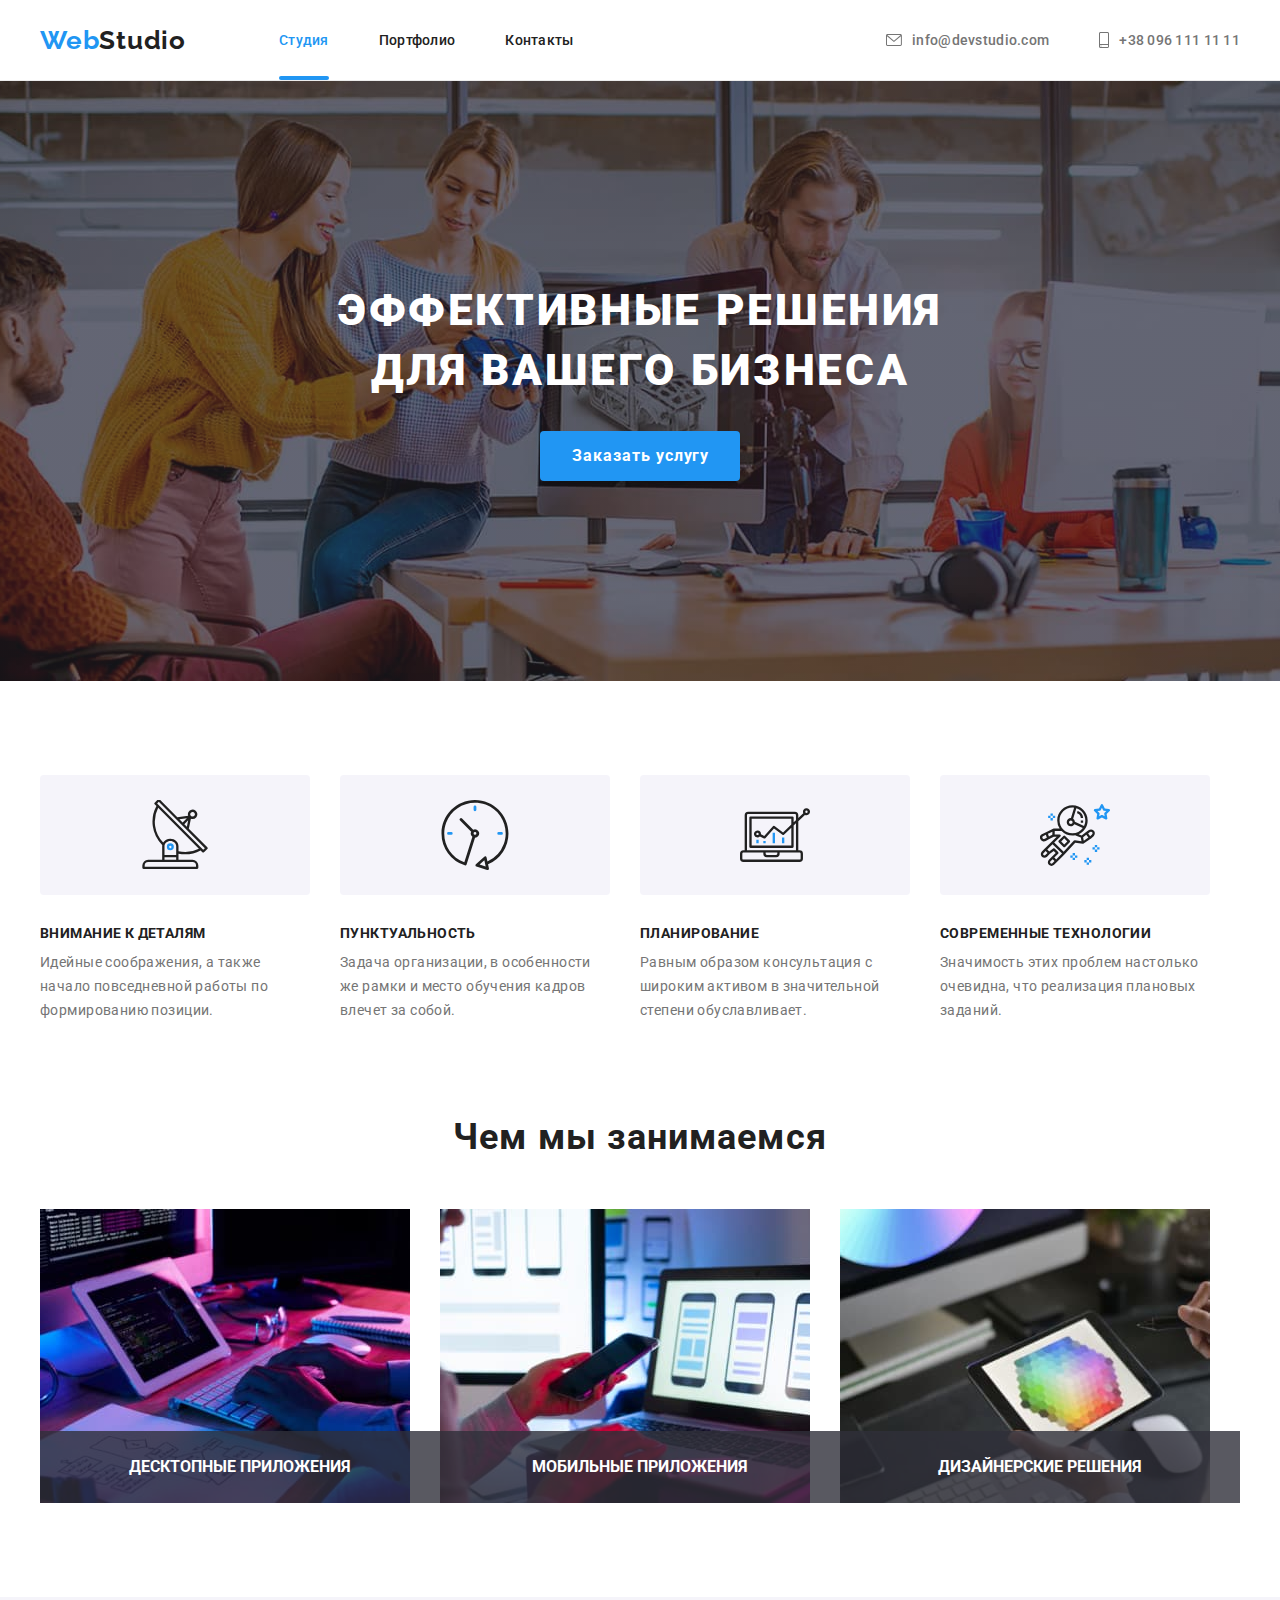
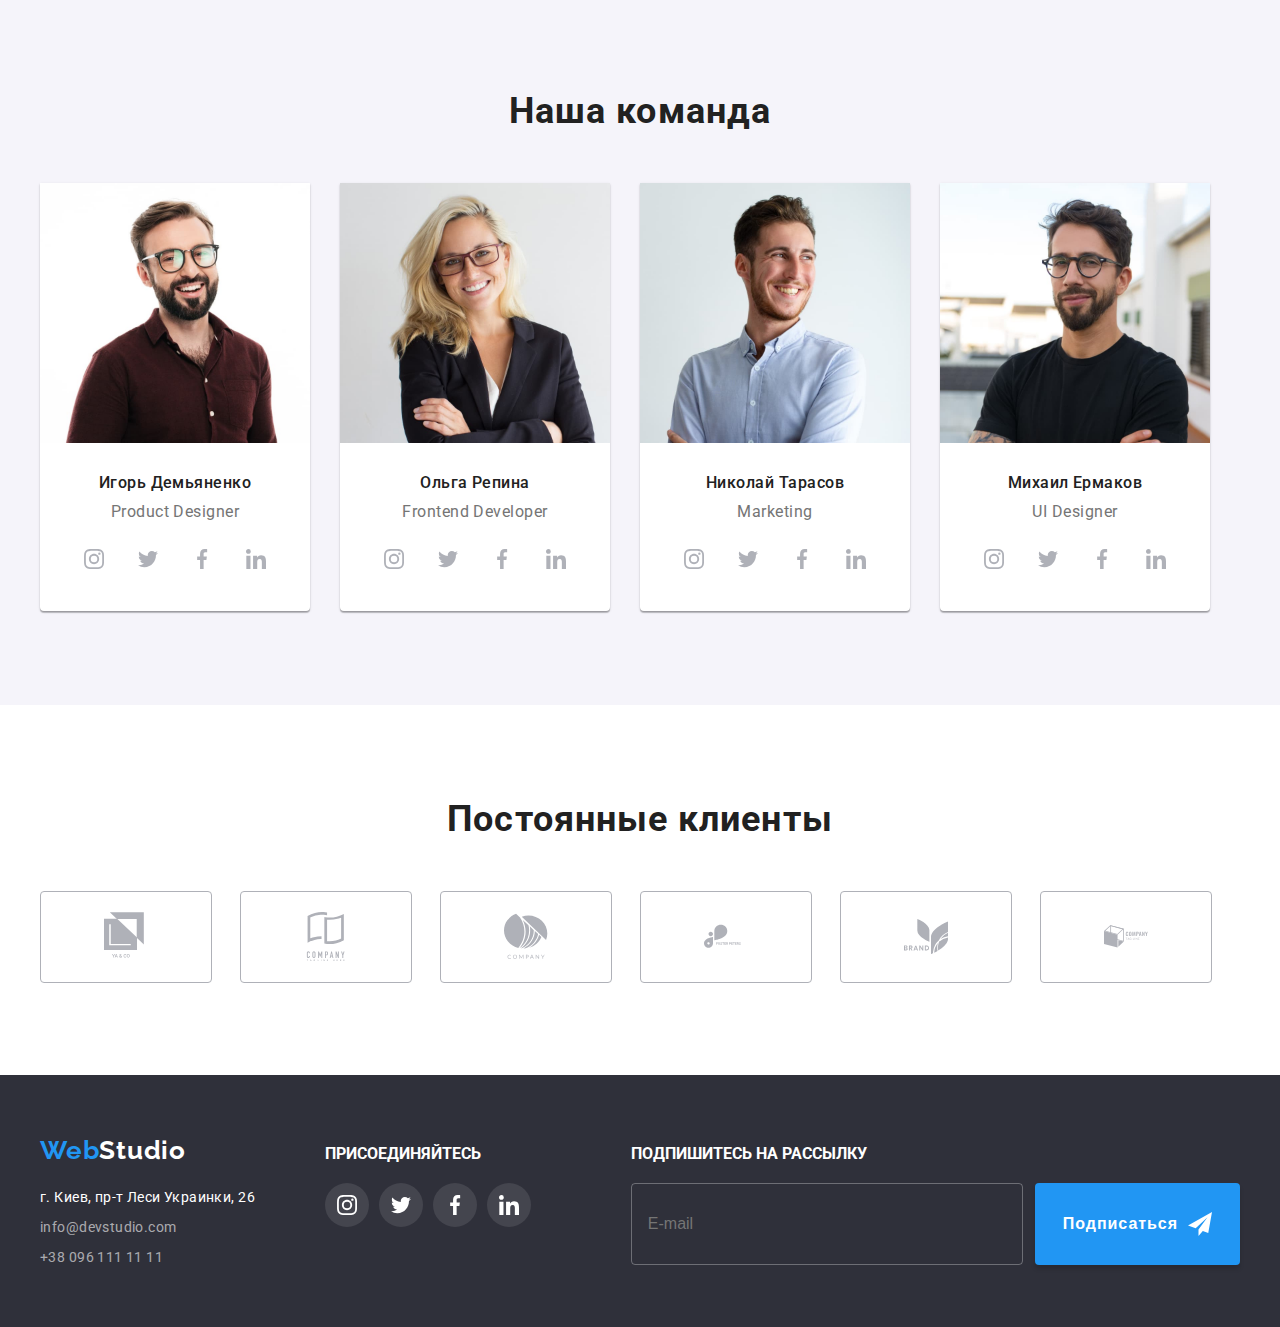
<file: index.html>
<!DOCTYPE html>
<html lang="ru">
<head>
    <meta charset="UTF-8">
    <meta name="viewport" content="width=device-width, initial-scale=1.0">
    <title>Студия</title>     
    
    
    <link rel="preconnect" href="https://fonts.gstatic.com">
    <link href="https://fonts.googleapis.com/css2?family=Raleway:wght@700&family=Roboto:wght@400;500;700;900&display=swap"
        rel="stylesheet">
        <link rel="stylesheet" href="https://cdnjs.cloudflare.com/ajax/libs/modern-normalize/1.0.0/modern-normalize.min.css"
            integrity="sha512-ISS7cAi1PEhQ8jnbJpJZMd29NlhNj4AWYyLOSp2CE/CsHxTCu+r+t0D2yoJudVrd0/8fTVPUVDzY5Tvli75u/g=="
            crossorigin="anonymous" />
    <link rel="stylesheet" href="./styles.css" />
</head>
<body>
    <!-- HEADER -->
    <header class="header"> 
        <div class="conteiner main-nav">
        <nav class="navigation">
            <a class="logotype" href="./index.html"  lang="en">
                <span class="logo-part-one">Web</span>Studio
            </a>        
            <ul class="navigation-list item">
                <li class="navigation-list-item">
                    <a class="navigation-list-link current" href="./index.html">Студия</a>        
                </li>
                <li class="navigation-list-item">
                    <a class="navigation-list-link" href="./portfolio.html">Портфолио</a>
                </li> 
                <li class="navigation-list-item">
                    <a class="navigation-list-link" href="#">Контакты</a>
                </li>
            </ul>
        </nav>
        <ul class="contact-header-list item">
           <li class="contact-header-item">
               <a class="link-header" href="mailto:info@devstudio.com">
                   <svg class="heder-icon" width="16" height="12">
                       <use href="./img/symbol-defs.svg#icon-mail"></use>                        
                   </svg>
                info@devstudio.com
               </a>
           </li>
           <li class="contact-header-item">    
                <a class="link-header" href="tel:+380961111111">
                    <svg class="heder-icon" width="10" height="16">
                        <use href="./img/symbol-defs.svg#icon-smartphone"></use>
                    </svg>
                    +38 096 111 11 11
                </a>
           </li> 
        </ul>   
    </div>   
    </header>
    <main>

        <!-- HERO -->
        <section class="hero">
            <div class="conteiner">
            <h1 class="hero-title">Эффективные решения для вашего бизнеса</h1>
            <button data-modal-open class="modal-btn" type="button">Заказать услугу</button>
            </div>
        </section>


        <!-- BENEFITS -->
        <section class="benefits">
            <div class="conteiner">
            <h2 class="visually-hidden" >Приемущества</h2>
            <ul class="benefits-list">
                <li class="benefits-list-item antenna">
                    <h3 class="benefits-title">Внимание к деталям</h3>
                    <p class="benefits-description">Идейные соображения, а также начало повседневной работы по формированию позиции.</p>                    
                </li>
                <li class="benefits-list-item clock">
                    <h3 class="benefits-title">Пунктуальность</h3>
                    <p class="benefits-description">Задача организации, в особенности же рамки и место обучения кадров влечет за собой.</p>                    
                </li>
                <li class="benefits-list-item diagram">
                    <h3 class="benefits-title">Планирование</h3>
                    <p class="benefits-description">Равным образом консультация с широким активом в значительной степени обуславливает.</p>                    
                </li>
                <li class="benefits-list-item astronaut">
                    <h3 class="benefits-title">Современные технологии</h3>
                    <p class="benefits-description">Значимость этих проблем настолько очевидна, что реализация плановых заданий.</p>                    
                </li>
            </ul>
            </div>
        </section>

        <!-- ABOUT US -->
        <section class="about">
            <div class="conteiner">
            <h2 class="title">Чем мы занимаемся</h2>
            <ul class="about-list">
                <li class="about-list-item">
                    <img class="about-img" src="img/box_1.jpg" alt="разработчик пишет код" width="370" height="294">
                    <div class="about-subtitle">                    
                        <p class="about-us-overlay">Десктопные приложения</p>
                    </div>
                </li>
                <li class="about-list-item">
                    <img class="about-img" src="img/box_2.jpg" alt="работник оптимизирует приложение для смартфонов" width="370" height="294">
                    <div class="about-subtitle">
                        <p class="about-us-overlay">Мобильные приложения</p>
                    </div>
                </li>
                <li class="about-list-item">
                    <img class="about-img" src="img/box_3.jpg" alt="дизайнер выбырает цвет" width="370" height="294">
                    <div class="about-subtitle">                   
                        <p class="about-us-overlay">Дизайнерские решения</p>
                    </div>
                </li>
            </ul>
            </div>
        </section>

        <!-- TEAM -->
        <section class="team">
            <div class="conteiner">
            <h2 class="title">Наша команда</h2>
            <ul class="team-list">
                <li class="team-list-card">
                    <img class="team-img" src="img/team_card_1.jpg" alt="" width="270" height="260">
                    <div class="team-card-text">
                    <h3 class="team-subtitle">Игорь Демьяненко</h3>
                    <p class="team-description">Product Designer</p>
                    <ul class="social-list item"> 
                        <li class="social-list-item">
                            <a class="social-list-link" href="">
                               <svg class="social-link-ikon" height='20' width='20'>
                                   <use href="./img/symbol-defs.svg#icon-instagram"></use>
                               </svg> 
                            </a>                            
                        </li>
                        <li class="social-list-item">
                            <a class="social-list-link" href="#">
                                <svg class="social-link-ikon" height='20' width='20'>
                                    <use href="./img/symbol-defs.svg#icon-twitter"></use>
                                </svg>
                            </a>
                        </li>
                        <li class="social-list-item">
                            <a class="social-list-link" href="#">
                                <svg class="social-link-ikon" height='20' width='20'>
                                    <use href="./img/symbol-defs.svg#icon-facebook"></use>
                                </svg>
                            </a>
                        </li>
                        <li class="social-list-item">
                            <a class="social-list-link" href="#">
                                <svg class="social-link-ikon" height='20' width='20'>
                                    <use href="./img/symbol-defs.svg#icon-linkedin"></use>
                                </svg>
                            </a>
                        </li>
                    </ul>
                </div>
                </li>
                <li class="team-list-card">                    
                    <img class="team-img" src="img/team_card_2.jpg" alt="" width="270" height="260">
                    <div class="team-card-text">
                    <h3 class="team-subtitle">Ольга Репина</h3>
                    <p  class="team-description">Frontend Developer</p>
                    <ul class="social-list item">
                        <li class="social-list-item">
                            <a class="social-list-link" href="">
                                <svg class="social-link-ikon" height='20' width='20'>
                                    <use href="./img/symbol-defs.svg#icon-instagram"></use>
                                </svg>
                            </a>
                        </li>
                        <li class="social-list-item">
                            <a class="social-list-link" href="#">
                                <svg class="social-link-ikon" height='20' width='20'>
                                    <use href="./img/symbol-defs.svg#icon-twitter"></use>
                                </svg>
                            </a>
                        </li>
                        <li class="social-list-item">
                            <a class="social-list-link" href="#">
                                <svg class="social-link-ikon" height='20' width='20'>
                                    <use href="./img/symbol-defs.svg#icon-facebook"></use>
                                </svg>
                            </a>
                        </li>
                        <li class="social-list-item">
                            <a class="social-list-link" href="#">
                                <svg class="social-link-ikon" height='20' width='20'>
                                    <use href="./img/symbol-defs.svg#icon-linkedin"></use>
                                </svg>
                            </a>
                        </li>
                    </ul>
                </div>
                </li>
                <li class="team-list-card">                    
                    <img class="team-img" src="img/team_card_3.jpg" alt="" width="270" height="260">
                    <div class="team-card-text">
                    <h3 class="team-subtitle">Николай Тарасов</h3>
                    <p  class="team-description">Marketing</p>
                    <ul class="social-list item">
                        <li class="social-list-item">
                            <a class="social-list-link" href="">
                                <svg class="social-link-ikon" height='20' width='20'>
                                    <use href="./img/symbol-defs.svg#icon-instagram"></use>
                                </svg>
                            </a>
                        </li>
                        <li class="social-list-item">
                            <a class="social-list-link" href="#">
                                <svg class="social-link-ikon" height='20' width='20'>
                                    <use href="./img/symbol-defs.svg#icon-twitter"></use>
                                </svg>
                            </a>
                        </li>
                        <li class="social-list-item">
                            <a class="social-list-link" href="#">
                                <svg class="social-link-ikon" height='20' width='20'>
                                    <use href="./img/symbol-defs.svg#icon-facebook"></use>
                                </svg>
                            </a>
                        </li>
                        <li class="social-list-item">
                            <a class="social-list-link" href="#">
                                <svg class="social-link-ikon" height='20' width='20'>
                                    <use href="./img/symbol-defs.svg#icon-linkedin"></use>
                                </svg>
                            </a>
                        </li>
                    </ul>
                </div>
                </li>
                <li class="team-list-card">
                    <img class="team-img" src="img/team_card_4.jpg" alt="" width="270" height="260">
                    <div class="team-card-text">
                    <h3 class="team-subtitle">Михаил Ермаков</h3>
                    <p class="team-description">UI Designer</p>
                    <ul class="social-list item">
                        <li class="social-list-item">
                            <a class="social-list-link" href="">
                                <svg class="social-link-ikon" height='20' width='20'>
                                    <use href="./img/symbol-defs.svg#icon-instagram"></use>
                                </svg>
                            </a>
                        </li>
                        <li class="social-list-item">
                            <a class="social-list-link" href="#">
                                <svg class="social-link-ikon" height='20' width='20'>
                                    <use href="./img/symbol-defs.svg#icon-twitter"></use>
                                </svg>
                            </a>
                        </li>
                        <li class="social-list-item">
                            <a class="social-list-link" href="#">
                                <svg class="social-link-ikon" height='20' width='20'>
                                    <use href="./img/symbol-defs.svg#icon-facebook"></use>
                                </svg>
                            </a>
                        </li>
                        <li class="social-list-item">
                            <a class="social-list-link" href="#">
                                <svg class="social-link-ikon" height='20' width='20'>
                                    <use href="./img/symbol-defs.svg#icon-linkedin"></use>
                                </svg>
                            </a>
                        </li>
                    </ul>
                </div>
                </li>
            </ul>
            </div>
        </section>
        <section class="client">
            <div class="conteiner">
                <h2 class="title">Постоянные клиенты</h2>
                <ul class="client-list item">
                    <li class="client-list-item">
                        <a class="client-link" href="#">
                            <svg class="client-icon" width='44' height='49'>
                                <use href="./img/symbol-defs.svg#icon-logo1"></use>
                            </svg>
                        </a>
                    </li>
                    <li class="client-list-item">
                        <a class="client-link" href="#">
                            <svg class="client-icon" width='44' height='49'>
                                <use href="./img/symbol-defs.svg#icon-logo2"></use>
                            </svg>
                        </a>
                    </li>
                    <li class="client-list-item">
                        <a class="client-link" href="#">
                            <svg class="client-icon" width='44' height='49'>
                                <use href="./img/symbol-defs.svg#icon-logo3"></use>
                            </svg>
                        </a>
                    </li>
                    <li class="client-list-item">
                        <a class="client-link" href="#">
                            <svg class="client-icon" width='44' height='49'>
                                <use href="./img/symbol-defs.svg#icon-logo4"></use>
                            </svg>
                        </a>
                    </li>
                    <li class="client-list-item">
                        <a class="client-link" href="#">
                            <svg class="client-icon" width='44' height='49'>
                                <use href="./img/symbol-defs.svg#icon-logo5"></use>
                            </svg>
                        </a>
                    </li>
                    <li class="client-list-item">
                        <a class="client-link" href="#">
                            <svg class="client-icon" width='44' height='49'>
                                <use href="./img/symbol-defs.svg#icon-logo6"></use>
                            </svg>
                        </a>
                    </li>
                </ul>
            </div>
        </section>
    </main>

    <!-- FOOTER -->
    <footer class="footer">
        <div class="conteiner footer-content">
            <div class="footer-address">
        <a class="logotype-footer" href="./index.html" lang="en">
            <span class="logo-part-one">Web</span>Studio
        </a>
        <address class="contacs">
            <ul class="contact-footer-list item">                
                <li class="contact-footer-item">
                    <a class="map-link-footer" href="https://goo.gl/maps/ABbswX1ivT6hStLS6">г. Киев, пр-т Леси Украинки, 26</a>
                </li>
                <li class="contact-footer-item">
                    <a class="mail-link-footer" href="mailto:info@devstudio.com">info@devstudio.com</a>
                </li>
                <li class="contact-footer-item">
                    <a class="phone-link-footer" href="tel:+380961111111">+38 096 111 11 11</a>
                </li>
            </ul>
        </address>
        </div>
        <div class="footer-social">
            <p class="footer-social-title">Присоединяйтесь</p>
            <ul class="footer-cocial-list item">
                <li class="footer-list-items">
                    <a class="footer-social-link" href="#">
                        <svg class="footer-social-icon" height='20' width='20'>
                            <use href="./img/symbol-defs.svg#icon-instagram"></use>
                        </svg>
                    </a>
                </li>
                <li class="footer-list-items">
                    <a class="footer-social-link" href="#">
                        <svg class="footer-social-icon" height='20' width='20'>
                            <use href="./img/symbol-defs.svg#icon-twitter"></use>
                        </svg>
                    </a>
                </li>
                <li class="footer-list-items">
                    <a class="footer-social-link" href="#">
                        <svg class="footer-social-icon" height='20' width='20'>
                            <use href="./img/symbol-defs.svg#icon-facebook"></use>
                        </svg>
                    </a>
                </li>
                <li class="footer-list-items">
                    <a class="footer-social-link" href="#">
                        <svg class="footer-social-icon" height='20' width='20'>
                            <use href="./img/symbol-defs.svg#icon-linkedin"></use>
                        </svg>
                    </a>
                </li>
            </ul>
        </div>
        <div class="email-input-box">
            <b class="email-input-title">Подпишитесь на рассылку</b>
            <form class="email-input">
                <input type="email" name="email" class="subscribe-input" placeholder="E-mail" autocomplete="off">
                <button type="submit" class="sub-btn">
                    Подписаться
                    <svg width="24" height="24" class="sub-icon">
                        <use href="./img/symbol-defs.svg#icon_send"></use>
                    </svg>
                </button>
            </form>
        
        </div>
</div>
    </footer>  
    <div class="backdrop is-hidden" data-modal>        
        <div class="modal">
            
            <button type="button" class="close-btn" data-modal-close>
                <svg class="close-icon" width="18" height="18">
                    <use href="./img/symbol-defs.svg#icon-close"></use>
                </svg>
            </button>
            <p class="modal-title">Оставьте свои данные, мы вам перезвоним</p>
            <form class="form">
                <label for="name" class="form-label">Имя</label>
                <div class="form-field">                    
                    <input
                     type="text" 
                     class="form-input" 
                     name="name"
                     id="name">                     
                <svg width="12" height="12" class="modal-icon">
                    <use href="./img/symbol-defs.svg#icon-person"></use>
                </svg>
                </div>
                <label for="phone" class="form-label">Телефон</label>
                <div class="form-field">                   
                    <input 
                    type="tel" 
                    class="form-input" 
                    name="phone" 
                    id="phone" >
                    <svg  width="13" height="13" class="modal-icon">
                        <use href="./img/symbol-defs.svg#icon-phone"></use>
                    </svg>
                </div>
                <label for="mail" class="form-label">Почта</label>
                <div class="form-field">                    
                    <input 
                    type="email"
                    class="form-input" 
                    name="mail" 
                    id="mail">
                    <svg  width="15" height="12" class="modal-icon">
                        <use href="./img/symbol-defs.svg#icon-email"></use>
                    </svg>
                </div>
                <label for="feedback" class="form-label">Комментарий</label>
                <textarea class="coment" name="feedback" id="feedback" placeholder="Введите текст"></textarea>     
                <label class="agree">
                    <input type="checkbox" name="policy" value="yes"  class="checkbox"/>
                    <span class="agree-text">Соглашаюсь с рассылкой и принимаю
                     <a href="#" class="agree-link">Условия договора</a>
                    </span>
                </label>
                <button type="submit" class="submit-btn modal-btn">Отправить</button>
            </form>
    
        </div>
    </div>
    <script src="./js/modal.js"></script>
</body>
</html>
</file>
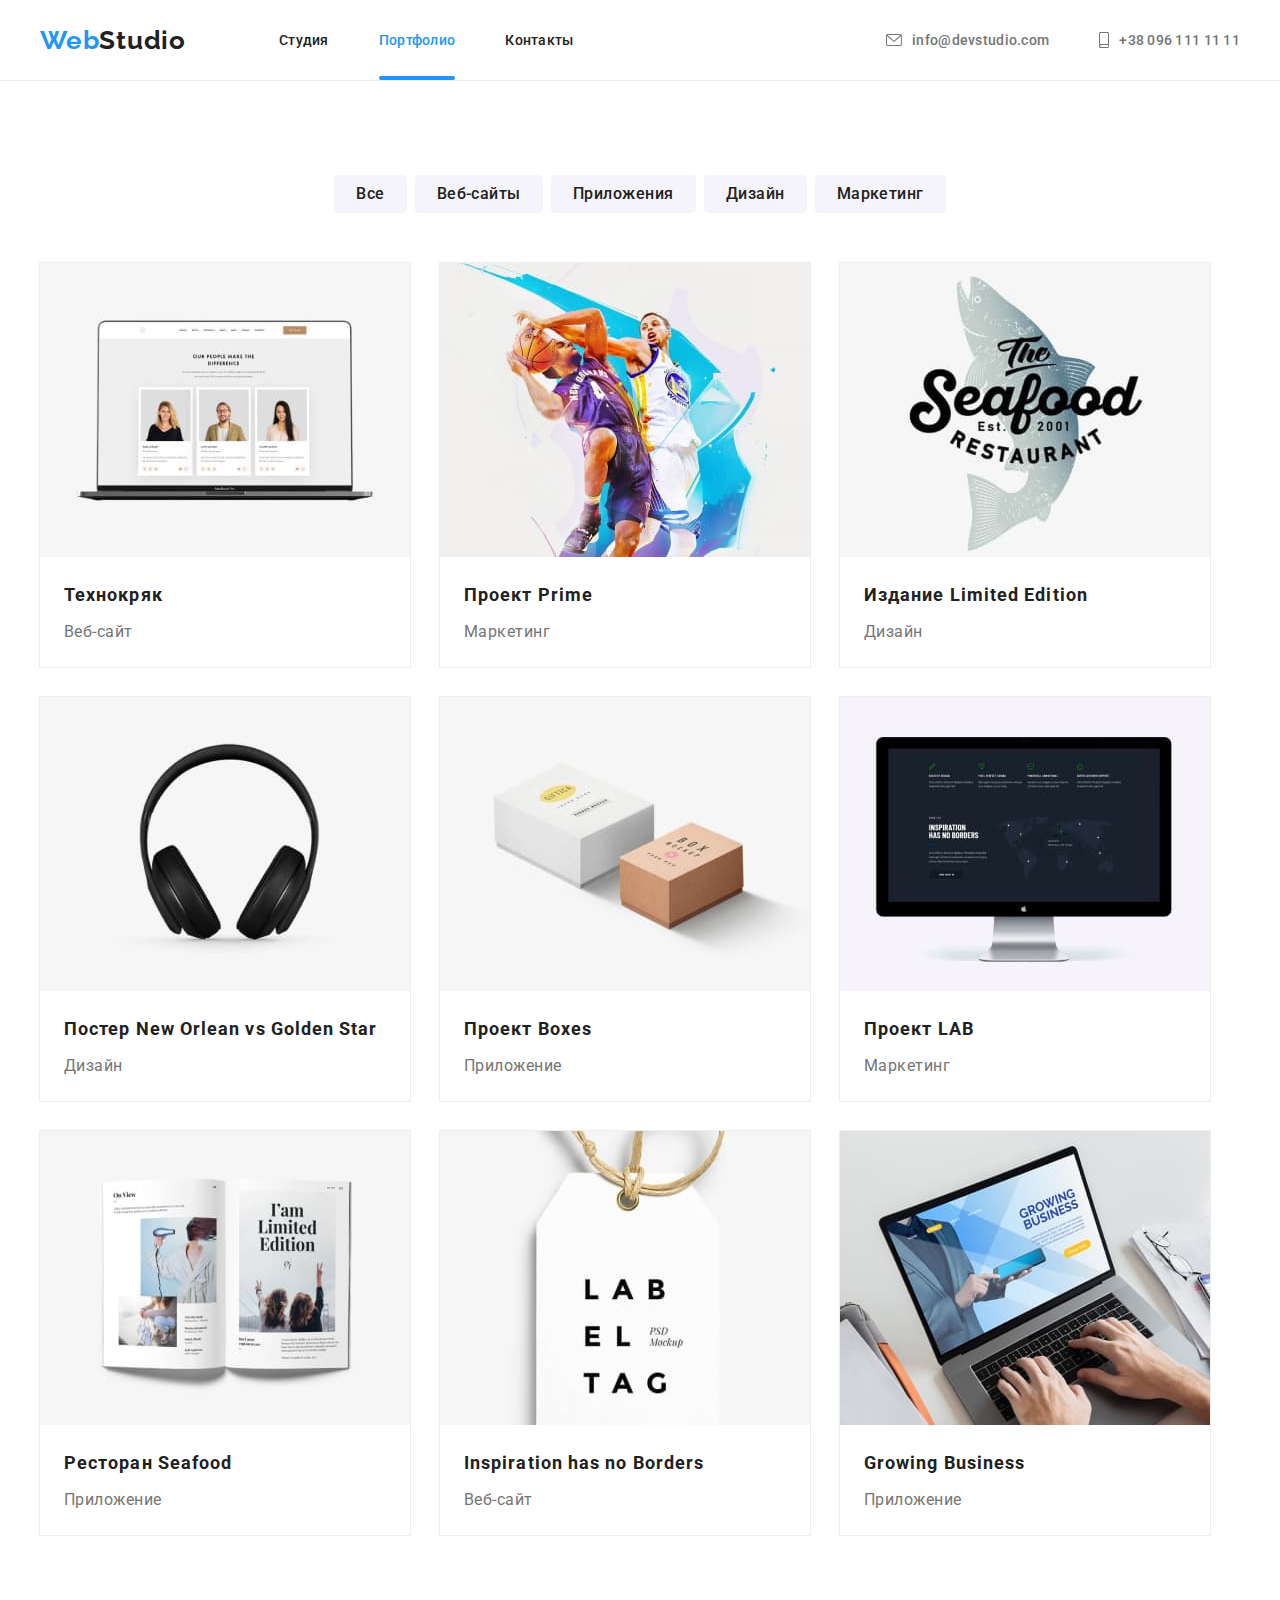
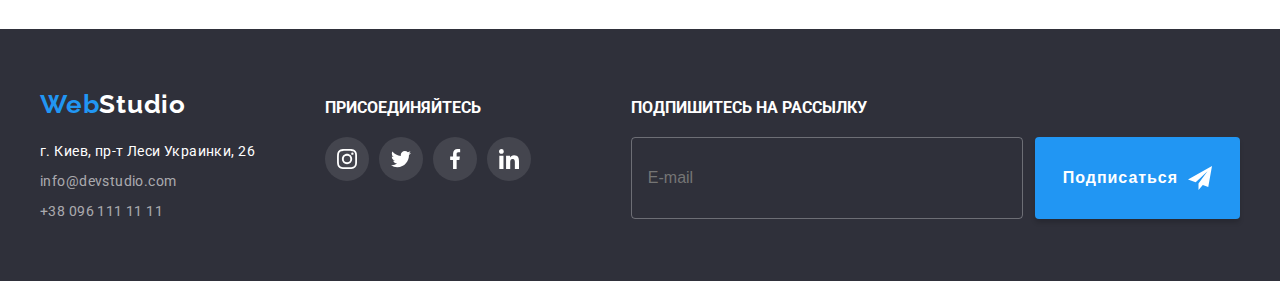
<file: portfolio.html>
<!DOCTYPE html>
<html lang="en">
<head>
    <meta charset="UTF-8">
    <meta name="viewport" content="width=device-width, initial-scale=1.0">
    <title>Портфолио</title>
    <link rel="preconnect" href="https://fonts.gstatic.com">
    <link href="https://fonts.googleapis.com/css2?family=Raleway:wght@700&family=Roboto:wght@400;500;700;900&display=swap"
        rel="stylesheet">
    <link rel="stylesheet" href="https://cdnjs.cloudflare.com/ajax/libs/modern-normalize/1.0.0/modern-normalize.min.css"
        integrity="sha512-ISS7cAi1PEhQ8jnbJpJZMd29NlhNj4AWYyLOSp2CE/CsHxTCu+r+t0D2yoJudVrd0/8fTVPUVDzY5Tvli75u/g=="
        crossorigin="anonymous" />
    <link rel="stylesheet" href="./styles.css" />
    </head>
<body>
    <!-- HEADER -->
    <header class="header">
        <div class="conteiner main-nav">
            <nav class="navigation">
                <a class="logotype" href="./index.html" lang="en">
                    <span class="logo-part-one">Web</span>Studio
                </a>
                <ul class="navigation-list item">
                    <li class="navigation-list-item">
                        <a class="navigation-list-link " href="./index.html">Студия</a>
                    </li>
                    <li class="navigation-list-item">
                        <a class="navigation-list-link current" href="./portfolio.html">Портфолио</a>
                    </li>
                    <li class="navigation-list-item">
                        <a class="navigation-list-link" href="#">Контакты</a>
                    </li>
                </ul>
            </nav>
            <ul class="contact-header-list item">
                <li class="contact-header-item">
                    <a class="link-header" href="mailto:info@devstudio.com">
                        <svg class="heder-icon" width="16" height="12">
                            <use href="./img/symbol-defs.svg#icon-mail"></use>
                        </svg>
                        info@devstudio.com
                    </a>
                </li>
                <li class="contact-header-item">
                    <a class="link-header" href="tel:+380961111111">
                        <svg class="heder-icon" width="10" height="16">
                            <use href="./img/symbol-defs.svg#icon-smartphone"></use>
                        </svg>
                        +38 096 111 11 11
                    </a>
                </li>
            </ul>
        </div>
    </header>
    <main>

        <!-- FILTER -->
        <section class="filter">
            <div class="conteiner">
            <h1 class="visually-hidden">Filter</h1>
            <ul class="filter-list">
            <li class="filter-list-item">
                <button type="button" class="filter-button">Все                    
                </button>                
            </li>
            <li class="filter-list-item">
                <button type="button" class="filter-button">Веб-сайты</button>
            </li>
            <li class="filter-list-item">
                <button type="button" class="filter-button">Приложения</button>
            </li>
            <li class="filter-list-item">
                <button type="button" class="filter-button">Дизайн</button>
            </li>
            <li class="filter-list-item">
                <button type="button" class="filter-button">Маркетинг</button>
            </li>
            </ul>
    <!--PORTFOLIO  -->
            <ul class="portfolio-list item">
                <li class="portfolio-list-item">
                    <a class="portfolio-link">
                        <div class="portfolio-list-img-wparrer">
                    <img class="portfolio-img" src="./img/prt_1.jpg" alt="ноутбук показывает Веб-сайт" width="370" height="294">
                    <p class="overlay">
                    Технокряк это современная площадка распространения коронавируса. Компании используют эту платформу для цифрового
                шпионажа и атак на защищённые сервера конкурентов.</p>
                    </div>
                    <div class="portfolio-text">
                        <h2 class="portfolio-subtitle">Технокряк</h2>
                        <p class="portfolio-description">Веб-сайт</p>
                        </div>
                    </a>
                </li>
                <li class="portfolio-list-item">
                    <a class="portfolio-link">
                        <div class="portfolio-list-img-wparrer">
                    <img class="portfolio-img" src="./img/prt_2.jpg" alt="два баскетболиста играют в баскетбол" width="370" height="294">
                <p class="overlay">
                    Технокряк это современная площадка распространения коронавируса. Компании используют эту платформу для цифрового
                    шпионажа и атак на защищённые сервера конкурентов.</p>
                </div>
                    <div class="portfolio-text">
                        <h2 class="portfolio-subtitle">Проект Prime</h2>
                        <p class="portfolio-description">Маркетинг</p>
                       </div>
                     </a>
                </li>
                <li class="portfolio-list-item">
                    <a class="portfolio-link">
                        <div class="portfolio-list-img-wparrer">
                    <img class="portfolio-img" src="./img/prt_3.jpg" alt="логотип рыбного ресторана" width="370" height="294">
                    <p class="overlay">
                        Технокряк это современная площадка распространения коронавируса. Компании используют эту платформу для цифрового
                        шпионажа и атак на защищённые сервера конкурентов.</p>
                    </div>
                    <div class="portfolio-text">
                        <h2 class="portfolio-subtitle">Издание Limited Edition</h2>
                        <p class="portfolio-description">Дизайн</p>
                        </div>
                    </a>
                </li>
                <li class="portfolio-list-item">
                    <a class="portfolio-link">  
                        <div class="portfolio-list-img-wparrer">
                    <img class="portfolio-img" src="./img/prt_4.jpg" alt="наушники" width="370" height="294">
                    <p class="overlay">
                        Технокряк это современная площадка распространения коронавируса. Компании используют эту платформу для цифрового
                        шпионажа и атак на защищённые сервера конкурентов.</p>
                    </div>
                    <div class="portfolio-text">
                        <h2 class="portfolio-subtitle">Постер New Orlean vs Golden Star</h2>
                        <p class="portfolio-description">Дизайн</p>
                        </div>
                    </a>
                </li>
                <li class="portfolio-list-item"><a class="portfolio-link">
                    <div class="portfolio-list-img-wparrer">
                    <img class="portfolio-img" src="./img/prt_5.jpg" alt="две картонные коробки" width="370" height="294">
                <p class="overlay">
                    Технокряк это современная площадка распространения коронавируса. Компании используют эту платформу для цифрового
                    шпионажа и атак на защищённые сервера конкурентов.</p>
                </div>
                    <div class="portfolio-text">
                       <h2 class="portfolio-subtitle">Проект Boxes</h2>
                    <p class="portfolio-description">Приложение</p>
                </div>
            </a>
                </li>
                <li class="portfolio-list-item"><a class="portfolio-link">
                    <div class="portfolio-list-img-wparrer">
                    <img class="portfolio-img" src="./img/prt_6.jpg" alt="мак" width="370" height="294">
                <p class="overlay">
                    Технокряк это современная площадка распространения коронавируса. Компании используют эту платформу для цифрового
                    шпионажа и атак на защищённые сервера конкурентов.</p>
                </div>
                    <div class="portfolio-text"> <h2 class="portfolio-subtitle">Проект LAB</h2>
                    <p class="portfolio-description">Маркетинг</p>
               </div> </a>
                </li>
                <li class="portfolio-list-item"><a class="portfolio-link">
                    <div class="portfolio-list-img-wparrer">
                    <img class="portfolio-img" src="./img/prt_7.jpg" alt="женский журнал" width="370" height="294">
                    <p class="overlay">
                        Технокряк это современная площадка распространения коронавируса. Компании используют эту платформу для цифрового
                        шпионажа и атак на защищённые сервера конкурентов.</p>
                    </div>
                    <div class="portfolio-text"><h2 class="portfolio-subtitle">Ресторан Seafood</h2>
                        <p class="portfolio-description">Приложение</p>
                        </div></a>
                </li>
                <li class="portfolio-list-item"><a class="portfolio-link">
                    <div class="portfolio-list-img-wparrer">
                    <img class="portfolio-img" src="./img/prt_8.jpg" alt="бирка" width="370" height="294">
                    <p class="overlay">
                        Технокряк это современная площадка распространения коронавируса. Компании используют эту платформу для цифрового
                        шпионажа и атак на защищённые сервера конкурентов.</p>
                    </div>
                    <div class="portfolio-text"><h2 class="portfolio-subtitle">Inspiration has no Borders</h2>
                        <p class="portfolio-description">Веб-сайт</p>
                       </div> </a>
                </li>
                <li class="portfolio-list-item"><a class="portfolio-link">
                    <div class="portfolio-list-img-wparrer">
                    <img class="portfolio-img" src="./img/prt_9.jpg" alt="руки на клавиатуре ноутбука" width="370" height="294">
                    <p class="overlay">
                        Технокряк это современная площадка распространения коронавируса. Компании используют эту платформу для цифрового
                        шпионажа и атак на защищённые сервера конкурентов.</p>
                    </div>
                    <div class="portfolio-text"><h2 class="portfolio-subtitle">Growing Business</h2>
                        <p class="portfolio-description">Приложение</p>
                        </div></a>
                </li>
            </ul>
        </div>
        </section>
    </main>
    <!-- FOOTER -->
    <footer class="footer">
        <div class="conteiner footer-content">
            <div class="footer-address">
                <a class="logotype-footer" href="./index.html" lang="en">
                    <span class="logo-part-one">Web</span>Studio
                </a>
                <address class="contacs">
                    <ul class="contact-footer-list item">
                        <li class="contact-footer-item">
                            <a class="map-link-footer" href="https://goo.gl/maps/ABbswX1ivT6hStLS6">г. Киев, пр-т Леси
                                Украинки, 26</a>
                        </li>
                        <li class="contact-footer-item">
                            <a class="mail-link-footer" href="mailto:info@devstudio.com">info@devstudio.com</a>
                        </li>
                        <li class="contact-footer-item">
                            <a class="phone-link-footer" href="tel:+380961111111">+38 096 111 11 11</a>
                        </li>
                    </ul>
                </address>
            </div>
            <div class="footer-social">
                <p class="footer-social-title">Присоединяйтесь</p>
                <ul class="footer-cocial-list item">
                    <li class="footer-list-items">
                        <a class="footer-social-link" href="#">
                            <svg class="footer-social-icon" height='20' width='20'>
                                <use href="./img/symbol-defs.svg#icon-instagram"></use>
                            </svg>
                        </a>
                    </li>
                    <li class="footer-list-items">
                        <a class="footer-social-link" href="#">
                            <svg class="footer-social-icon" height='20' width='20'>
                                <use href="./img/symbol-defs.svg#icon-twitter"></use>
                            </svg>
                        </a>
                    </li>
                    <li class="footer-list-items">
                        <a class="footer-social-link" href="#">
                            <svg class="footer-social-icon" height='20' width='20'>
                                <use href="./img/symbol-defs.svg#icon-facebook"></use>
                            </svg>
                        </a>
                    </li>
                    <li class="footer-list-items">
                        <a class="footer-social-link" href="#">
                            <svg class="footer-social-icon" height='20' width='20'>
                                <use href="./img/symbol-defs.svg#icon-linkedin"></use>
                            </svg>
                        </a>
                    </li>
                </ul>
    
            </div>
            <div class="email-input-box">
                <b class="email-input-title">Подпишитесь на рассылку</b>
                <form class="email-input">
                    <input type="email" name="email" class="subscribe-input" placeholder="E-mail" autocomplete="off">
                    <button type="submit" class="sub-btn">
                        Подписаться
                        <svg width="24" height="24" class="sub-icon">
                            <use href="./img/symbol-defs.svg#icon_send"></use>
                        </svg>
                    </button>
                </form>
            
            </div>
        </div>
    </footer>
    </body>
    
    </html>
</file>
<file: styles.css>
:root {
  --text-font: "Roboto", sans-serif;
  --logo-font: "Raleway", sans-serif;
  --accent-color: rgb(33, 150, 243);
  --title-text-color: #212121;
  --text-color: #757575;
  --accent-background: #2f303a;
  --second-text-color: #ffffff;
  --section-team-color: #f5f4fa;
  --icons-color: #afb1b8;
  --standart-cubic: cubic-bezier(0.4, 0, 0.2, 1);
}

/* Убираем подчеркивание у ссылок */
a {
  text-decoration: none;
}
/* Убираем курсив у адреса */
address {
  font-style: normal;
}
h1,
h2,
h3,
h4,
h5,
h6,
p {
  margin: 0;
}
ul {
  list-style: none;
}
.item {
  padding: 0;
  margin: 0;
}
body {
  margin: 0;
  font-family: var(--text-font);
  color: var(--text-color);
}
html {
  box-sizing: border-box;
}
.conteiner {
  width: 1200px;
  margin-left: auto;
  margin-right: auto;
  padding-left: 15px;
  padding-right: 15px;
}
/* ========== HEADER ========== */
.header {
  border-bottom: 1px solid #ececec;
}
.navigation {
  display: flex;
  align-items: center;
}
.main-nav {
  display: flex;
  align-items: center;
}
.logotype {
  display: inline-block;
  font-family: var(--logo-font);
  font-weight: 700;
  font-size: 26px;
  line-height: 1.192;
  letter-spacing: 0.03em;
  color: var(--title-text-color);
}
.logotype:focus,
.logotype:hover {
  color: var(--accent-color);
}
.logo-part-one {
  color: var(--accent-color);
}
.navigation-list {
  display: flex;
  margin-left: 93px;
}
.navigation-list-item {
  position: relative;
}
.navigation-list-item:not(:last-child) {
  margin-right: 50px;
}
.navigation-list-link {
  display: block;
  color: var(--title-text-color);
  font-weight: 500;
  font-size: 14px;
  line-height: 1.142;
  letter-spacing: 0.02em;
  padding-top: 32px;
  padding-bottom: 32px;
  transition: color 250ms var(--standart-cubic);
}

.navigation-list-link:hover,
.navigation-list-link:focus {
  color: var(--accent-color);
}
.navigation-list-link.current {
  color: var(--accent-color);
}
.contact-header-list {
  display: flex;
  margin-left: auto;
}
.contact-header-item:not(:last-child) {
  margin-right: 50px;
}

.link-header {
  display: flex;
  align-items: center;
  padding: 32px 0;
  font-weight: 500;
  font-size: 14px;
  line-height: 1.142;
  letter-spacing: 0.02em;
  color: var(--text-color);
  transition: color 250ms var(--standart-cubic);
}

.link-header:hover,
.link-header:focus {
  color: var(--accent-color);
}
.clients-icon {
  fill: currentColor;
}

.heder-icon {
  display: inline-block;
  margin-right: 10px;
  fill: currentColor;
  box-sizing: border-box;
}
/* ========== END HEADER ========== */
/* ========== HERO ========== */

.hero {
  background-color: var(--accent-background);
  max-width: 1600px;
  background-image: linear-gradient(
      rgba(47, 48, 58, 0.4),
      rgba(47, 48, 58, 0.4)
    ),
    url(./img/herobg.jpg);
  background-repeat: no-repeat;
  background-position: center;
  background-size: cover;
  padding: 200px 0px;
  text-align: center;
  margin-left: auto;
  margin-right: auto;
}
.hero-title {
  max-width: 696px;
  margin-top: 0;
  margin-bottom: 30px;
  margin-left: auto;
  margin-right: auto;
  font-weight: 900;
  font-size: 44px;
  line-height: 1.363;
  letter-spacing: 0.06em;
  text-transform: uppercase;
  color: var(--second-text-color);
}
.modal-btn {
  font-family: inherit;
  text-align: center;
  font-weight: 700;
  font-size: 16px;
  line-height: 1.875;
  letter-spacing: 0.06em;
  color: var(--second-text-color);
  background-color: var(--accent-color);
  padding: 10px 32px;
  width: 200px;
  height: 50px;
  margin: 0 auto;
  box-shadow: 0px 4px 4px rgba(0, 0, 0, 0.15);
  border-radius: 4px;
  white-space: nowrap;
  cursor: pointer;
  border: transparent;
}
.modal-btn :hover,
.modal-btn :focus {
  color: var(--accent-color);
}
/* ========== END HERO ========== */
/* ========== BENEFITS ========== */
.benefits {
  padding-top: 94px;
}
.benefits-list {
  display: flex;
  padding-left: 0;
  margin: 0;
}
.benefits-list-item {
  width: 270px;
}

.benefits-title {
  color: var(--title-text-color);
  font-weight: 700;
  font-size: 14px;
  line-height: 1.142;
  letter-spacing: 0.03em;
  text-transform: uppercase;
  margin-bottom: 10px;
}
.benefits-description {
  font-weight: 400;
  font-size: 14px;
  line-height: 1.714;
  letter-spacing: 0.03em;
}
.benefits-list-item:not(:last-child) {
  margin-right: 30px;
}
.benefits-list-item::before {
  content: "";
  display: block;
  height: 120px;
  background-color: var(--section-team-color);
  border-radius: 4px;
  margin-bottom: 30px;
  background-repeat: no-repeat;
  background-size: 70px 70px;
  background-position: center;
}
.benefits-list-item.antenna::before {
  background-image: url("./img/antenna.svg");
}
.benefits-list-item.clock::before {
  background-image: url("./img/clock.svg");
}
.benefits-list-item.diagram::before {
  background-image: url("./img/diagram.svg");
}
.benefits-list-item.astronaut::before {
  background-image: url("./img/astronaut.svg");
}
/* ========== END BENEFITS  ========== */

/* ========== ABOUT US  ========== */
.about {
  padding-top: 94px;
  padding-bottom: 94px;
}
.about-list {
  display: flex;
  padding-left: 0;
  margin: 0;
}
.about-list-item {
  position: relative;
  height: 294px;
}
.about-list-item:not(:last-child) {
  margin-right: 30px;
}
.about-img {
  display: block;
}

.about-subtitle {
  position: absolute;
  bottom: 0;
  width: 100%;
  padding: 27px 15px;
  background-color: rgba(47, 48, 58, 0.8);
  text-align: center;
}
.about-us-overlay {
  margin-top: 0;
  margin-bottom: 0;
  font-weight: 700;
  line-height: 1.14;
  text-transform: uppercase;
  color: var(--second-text-color);
}
.email-input {
  display: flex;
}
.subscribe-input {
  width: 358px;
  height: 50px;
  padding: 15px 16px;
  background-color: transparent;
  border: 1px solid rgba(255, 255, 255, 0.3);
  border-radius: 4px;
  outline: none;
  font-size: 16px;
  line-height: 1.25;
  color: var(--section-team-color);
  transition: border-color 250ms var(--standart-cubic);
}
/* ========== END ABOUT US  ========== */

/* ========== TEAM  ========== */

.title {
  margin-bottom: 50px;
  font-weight: 700;
  font-size: 36px;
  line-height: 1.166;
  text-align: center;
  letter-spacing: 0.03em;
  color: var(--title-text-color);
  min-height: 42px;
  margin-top: 0;
}
.team {
  background-color: var(--section-team-color);
  padding-top: 94px;
  padding-bottom: 94px;
}
.team-card-text {
  padding: 30px 15px;
}
.team-list {
  display: flex;
  padding-left: 0;
  margin: 0;
}
.team-list-card {
  width: 270px;
  background-color: var(--second-text-color);
  box-shadow: 0px 1px 3px rgba(0, 0, 0, 0.12), 0px 1px 1px rgba(0, 0, 0, 0.14),
    0px 2px 1px rgba(0, 0, 0, 0.2);
  border-radius: 0px 0px 4px 4px;
}
.team-list-card:not(:last-child) {
  margin-right: 30px;
}
.team-subtitle {
  font-weight: 500;
  font-size: 16px;
  line-height: 1.187;
  text-align: center;
  letter-spacing: 0.03em;
  color: var(--title-text-color);
}
.team-description {
  font-weight: 400;
  font-size: 16px;
  line-height: 1.187;
  text-align: center;
  letter-spacing: 0.03em;
  margin-top: 10px;
  margin-bottom: 16px;
}
.social-list {
  display: flex;
  justify-content: center;
}
.social-list-item:not(:last-child) {
  margin-right: 10px;
}
.social-list-link {
  display: flex;
  justify-content: center;
  align-items: center;
  width: 44px;
  height: 44px;
  border-radius: 50%;
  background-color: transparent;
  color: var(--icons-color);
  transition: color 250ms var(--standart-cubic),
    background-color 250ms var(--standart-cubic);
}
.social-link-ikon {
  fill: currentColor;
}

.social-list-link:hover,
.social-list-link:focus {
  background-color: var(--accent-color);
  color: var(--second-text-color);
}

/* ==========  AND TEAM  ========== */
/* ==========  CLIENT  ========== */
.client-list {
  display: flex;
}
.client-list-item:not(:last-child) {
  margin-right: 30px;
}
.client-list-item {
  width: 170px;
  height: 90px;
}
.client-link {
  display: flex;
  justify-content: center;
  align-items: center;
  height: 100%;
  width: 100%;
  cursor: pointer;
  border: 1px solid rgba(175, 177, 184, 1);
  border-radius: 4px;
  color: var(--icons-color);
  transition: color 250ms var(--standart-cubic),
    border-color 250ms var(--standart-cubic);
}
.client-icon {
  fill: currentColor;
}
.client {
  padding: 94px 0;
}
.client-link:hover {
  color: var(--accent-color);
  border-color: var(--accent-color);
}
/* ==========  AND CLIENT  ========== */
/* ==========  PORTFOLIO  ========== */
.current::after {
  content: "";
  position: absolute;
  left: 0;
  bottom: 0;
  display: block;
  width: 100%;
  height: 4px;
  border-radius: 2px;
  background-color: var(--accent-color);
}
.visually-hidden:not(:focus):not(:active),
input[type="checkbox"].visually-hidden,
input[type="radio"].visually-hidden {
  position: absolute;
  width: 1px;
  height: 1px;
  margin: -1px;
  border: 0;
  padding: 0;
  white-space: nowrap;
  clip-path: inset(100%);
  clip: rect(0 0 0 0);
  overflow: hidden;
}
.overlay {
  position: absolute;
  left: 0;
  top: 0;
  width: 100%;
  height: 100%;
  background-color: rgba(33, 150, 243, 0.9);
  font-family: var (var(--text-font));
  font-weight: 400;
  font-size: 18px;
  line-height: 1.55;
  color: var(--second-text-color);
  letter-spacing: 0.03em;
  padding: 63px 24px;
  transform: translateY(100%);
  transition: transform 250ms cubic-bezier(0.4, 0, 0.2, 1);
}
.portfolio-list-img-wparrer {
  position: relative;
  overflow: hidden;
}
.portfolio-link:hover .overlay,
.portfolio-link:focus .overlay {
  transform: translateY(0);
}

.filter-list {
  margin-top: 0;
  padding-left: 0;
  display: flex;
  justify-content: center;
  margin-bottom: 50px;
}
.filter-list-item:not(:last-child) {
  margin-right: 8px;
}
.filter-button {
  border: none;
  background: var(--section-team-color);
  border-radius: 4px;
  padding: 6px 22px;
  cursor: pointer;
  font-family: inherit;
  font-weight: 500;
  font-size: 16px;
  line-height: 1.625;
  color: var(--title-text-color);
  text-align: center;
  letter-spacing: 0.03em;
  transition: background-color 250ms var(--standart-cubic),
    color 250ms var(--standart-cubic), box-shadow 250ms var(--standart-cubic);
}
.filter {
  padding-top: 94px;
  padding-bottom: 94px;
}

.portfolio-list-item {
  outline: 1px solid #eeeeee;
  width: 370px;
}
.portfolio-link:hover,
.portfolio-link:focus {
  box-shadow: 0px 1px 1px rgba(0, 0, 0, 0.12), 0px 4px 4px rgba(0, 0, 0, 0.06),
    1px 4px 6px rgba(0, 0, 0, 0.16);
}
.portfolio-link {
  display: block;
  transition: box-shadow 250ms var(--standart-cubic);
}
.portfolio-list-item:not(:nth-last-child(-n + 3)) {
  margin-bottom: 30px;
}

.portfolio-list {
  display: flex;
  flex-wrap: wrap;
}

.portfolio-text {
  padding: 20px 24px;
}
.portfolio-list-item:not(:nth-child(3n + 3)) {
  margin-right: 30px;
}
.filter-button:hover,
.filter-button:focus {
  color: var(--second-text-color);
  background-color: var(--accent-color);
  box-shadow: 0px 3px 1px rgba(0, 0, 0, 0.1), 0px 1px 2px rgba(0, 0, 0, 0.08),
    0px 2px 2px rgba(0, 0, 0, 0.12);
}
.portfolio-subtitle {
  font-weight: 700;
  font-size: 18px;
  line-height: 2;
  letter-spacing: 0.06em;
  color: var(--title-text-color);
  margin-bottom: 4px;
}
.portfolio-description {
  font-weight: 400;
  font-size: 16px;
  line-height: 1.875;
  letter-spacing: 0.03em;
}
img {
  display: block;
  max-width: 100%;
  height: auto;
}
/* ==========  AND PORTFOLIO  ========== */
/* ==========  FOOTER  ========== */
.footer {
  background-color: var(--accent-background);
  padding-top: 60px;
  padding-bottom: 60px;
}
.logotype-footer {
  display: block;
  font-family: var(--logo-font);
  font-weight: 700;
  font-size: 26px;
  line-height: 1.192;
  letter-spacing: 0.03em;
  color: var(--second-text-color);
  height: 31px;
  margin-bottom: 20px;
}
.logotype-footer:focus,
.logotype-footer:hover {
  color: var(--accent-color);
}

.contact-footer-item a:hover,
.contact-footer-item a:focus {
  color: var(--accent-color);
}
.map-link-footer {
  font-weight: 400;
  font-size: 14px;
  line-height: 1.714;
  letter-spacing: 0.03em;
  color: var(--second-text-color);
}
.mail-link-footer,
.phone-link-footer {
  font-weight: 400;
  font-size: 14px;
  line-height: 1.714;
  letter-spacing: 0.03em;
  color: rgba(255, 255, 255, 0.6);
}
.contact-footer-item:not(:last-child) {
  margin-bottom: 9px;
}
.contact-footer-item {
  height: 21px;
}
.footer-social-title {
  font-weight: 700;
  line-height: 1.14;
  text-transform: uppercase;
  color: var(--second-text-color);
  margin-top: 0;
  margin-bottom: 20px;
}
.footer-content {
  display: flex;
  align-items: baseline;
}
.footer-social {
  margin-left: 70px;
}
.footer-cocial-list {
  display: flex;
}
.footer-list-items:not(:last-child) {
  margin-right: 10px;
}
.footer-social-link {
  display: flex;
  justify-content: center;
  align-items: center;
  width: 44px;
  height: 44px;
  border-radius: 50%;
  background-color: rgba(255, 255, 255, 0.1);
  color: var(--second-text-color);
  transition: background-color 250ms var(--standart-cubic);
}
.footer-social-icon {
  fill: currentColor;
}
.footer-social-link:hover,
.footer-social-link:focus {
  background-color: var(--accent-color);
}
.email-input-box {
  margin-left: auto;
}
.email-input-title {
  display: inline-block;
  margin-bottom: 20px;
  font-weight: 700;
  line-height: 1.14;
  text-transform: uppercase;
  color: var(--second-text-color);
}
.sub-btn {
  display: flex;
  align-items: center;
  justify-content: center;
  border-radius: 4px;
  padding: 10px 28px;
  min-width: 200px;
  margin-left: 12px;
  font-weight: 700;
  font-size: 16px;
  line-height: 1.87;
  text-align: center;
  letter-spacing: 0.06em;
  color: var(--second-text-color);
  background-color: var(--accent-color);
  box-shadow: 0px 4px 4px rgba(0, 0, 0, 0.15);
  border: none;
  transition: background-color 250ms cubic-bezier(0.4, 0, 0.2, 1);
}
.sub-btn:hover,
.sub-btn:focus {
  background-color: #188ce8;
}
.sub-icon {
  margin-left: 10px;
  fill: currentColor;
}
/* ==========  AND FOOTER  ========== */
/* ==========  BACKDROP  =========== */
.backdrop {
  position: fixed;
  top: 0;
  left: 0;
  width: 100%;
  height: 100%;
  background-color: rgba(0, 0, 0, 0.2);
}

.backdrop.is-hidden {
  opacity: 0;
  pointer-events: none;
  visibility: hidden;
}

.modal {
  position: absolute;
  top: 50%;
  left: 50%;
  transform: translate(-50%, -50%);
  padding: 40px;
  min-width: 528px;
  min-height: 581px;
  background-color: var(--second-text-color);
  opacity: 1;
  box-shadow: 0px 1px 3px rgba(0, 0, 0, 0.12), 0px 1px 1px rgba(0, 0, 0, 0.14),
    0px 2px 1px rgba(0, 0, 0, 0.2);
  border-radius: 4px;
  transition: transform 1000ms var(--standart-cubic),
    opacity 1000ms var(--standart-cubic);
}
.is-hidden .modal {
  transform: translateY(100%);
  opacity: 0;
}
.close-btn {
  position: absolute;
  top: 8px;
  right: 8px;
  display: inline-flex;
  width: 30px;
  height: 30px;
  border: 1px solid rgba(0, 0, 0, 0.1);
  border-radius: 50%;
  justify-content: center;
  align-items: center;
  background-color: var(--second-text-color);
  fill: currentColor;
  transition: color 250ms var(--standart-cubic);
}
.close-btn:hover,
.close-btn:focus {
  color: var(--accent-color);
}
.modal-title {
  margin-top: 0;
  margin-bottom: 12px;
  text-align: center;
  font-weight: 700;
  font-size: 20px;
  line-height: 1.15;
  letter-spacing: 0.03em;
  color: var(--title-text-color);
}
.form-input {
  display: block;
  width: 100%;
  height: 40px;
  color: var(--title-text-color);
  border: 1px solid rgba(33, 33, 33, 0.2);
  border-radius: 4px;
  margin-bottom: 10px;
  padding: 12px 0 12px 42px;
  outline: none;
  transition: border-color 250ms var(--standart-cubic);
}
.form-input:hover + .modal-icon,
.form-input:focus + .modal-icon {
  fill: var(--accent-color);
}
.form-input:hover,
.form-input:focus {
  border-color: var(--accent-color);
}
.form-label {
  display: block;
  margin-bottom: 4px;
  font-size: 12px;
  line-height: 1.166;
  letter-spacing: 0.01em;
  color: var(--text-color);
}
.form-field {
  position: relative;
}
.modal-icon {
  position: absolute;
  top: 50%;
  left: 13px;
  transform: translateY(-50%);
  fill: var(--title-text-color);
  transition: fill 250ms var(--standart-cubic);
}
.coment {
  display: block;
  width: 100%;
  height: 120px;
  padding: 12px 16px;
  resize: none;
  border: 1px solid rgba(33, 33, 33, 0.2);
  border-radius: 4px;
  margin-bottom: 20px;
  outline: none;
  transition: border-color 250ms var(--standart-cubic);
}
.coment:hover,
.coment:focus {
  border-color: var(--accent-color);
}

.checkbox {
  position: absolute;
  width: 1px;
  height: 1px;
  margin: -1px;
  padding: 0;
  border: 0;
  clip: rect(0 0 0 0);
  overflow: hidden;
}
.agree-text {
  display: flex;
  align-items: center;
  justify-content: center;
  text-align: center;
  margin-bottom: 30px;
  font-size: 14px;
  line-height: 1.71;
  letter-spacing: 0.03em;
  color: var(--text-color);
}
.agree-link {
  display: inline-block;
  text-decoration: underline;
  color: var(--accent-color);
  margin-left: 3px;
}
.submit-btn {
  display: block;
  margin: 0 auto;
}

.agree-text::before {
  content: "";
  display: inline-block;
  width: 16px;
  height: 15px;
  border: 2px solid #212121;
  border-radius: 2px;
  margin-right: 8px;
}
.submit-btn:hover {
  box-shadow: 0px 4px 4px rgba(0, 0, 0, 0.15);
}
.checkbox:focus + .agree-text::before {
  outline: 2px solid var(--accent-color);
}

.checkbox:checked + .agree-text::before {
  background-image: url(./img/icon_check.svg);
  background-size: contain;
  background-origin: border-box;
  background-color: var(--accent-color);
  border-color: var(--accent-color);
}

/*==========   AND BACKDROP  =============== */
</file>
